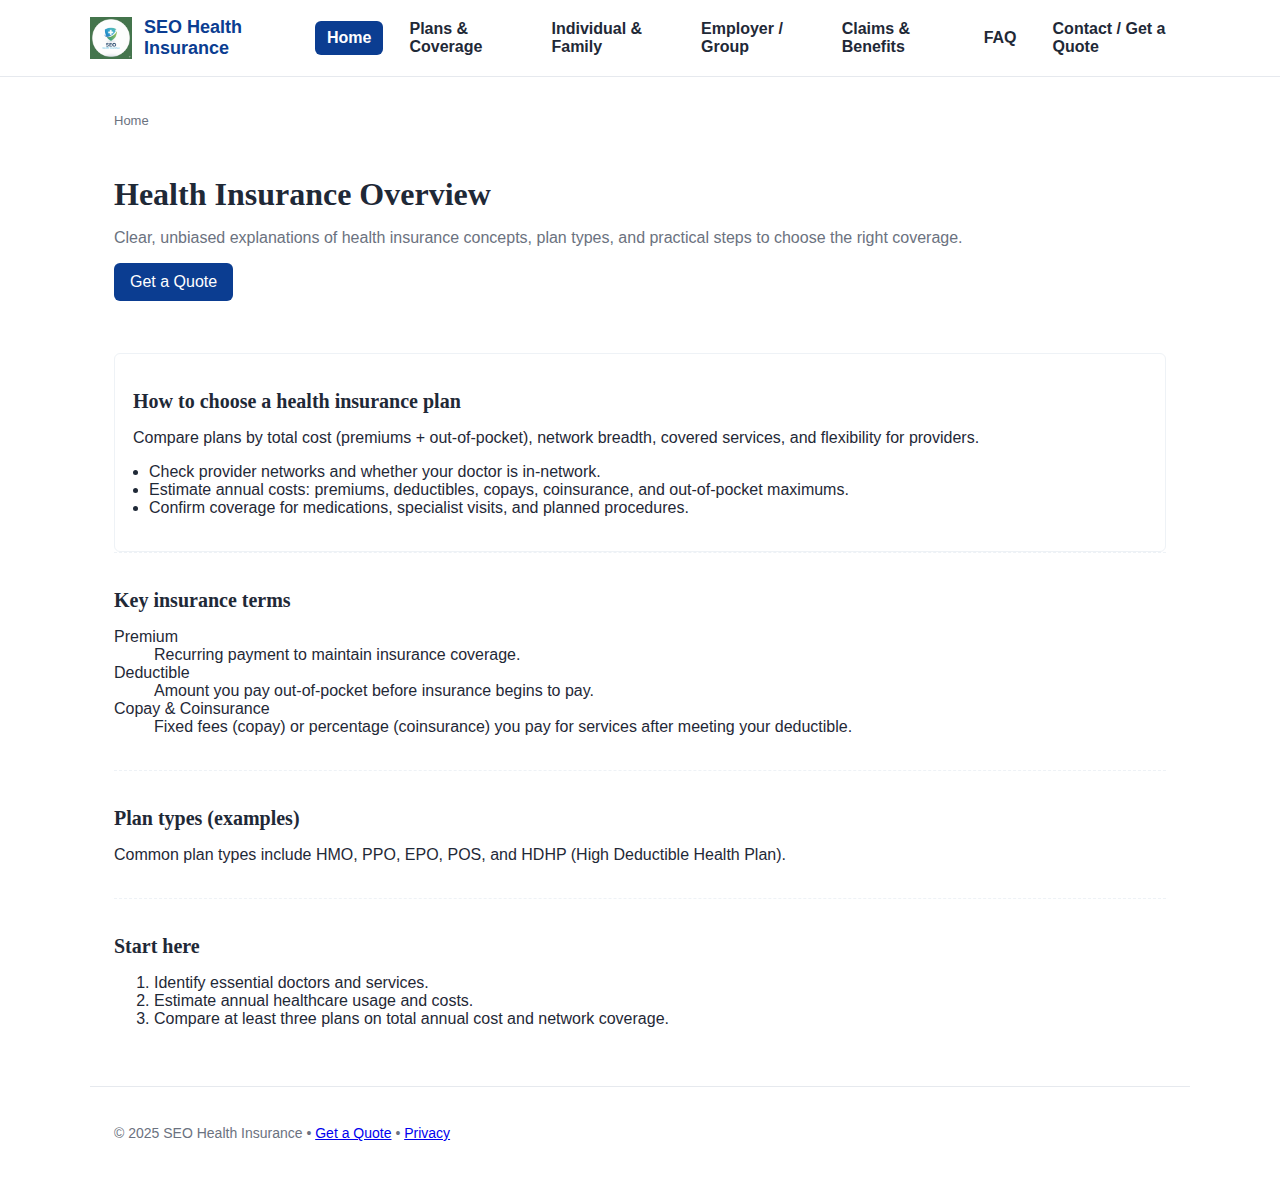
<file: index.html>
<!doctype html>
<html lang="en">
<head>
  <meta charset="utf-8">
  <meta name="viewport" content="width=device-width,initial-scale=1">
  <title>Home – Health Insurance Overview | SEO Health Insurance</title>
  <meta name="description" content="Comprehensive overview of health insurance: how plans work, premiums, deductibles, provider networks, and tips to choose the best plan for you and your family.">
  <meta name="keywords" content="health plans, premiums, deductibles, claims, provider networks, coverage options, enrollment, HMO, PPO, HDHP">
  <link rel="canonical" href="https://shunmuganathan.github.io/my-LearnSeo-Insurancesite/">
  <meta name="robots" content="index, follow">
  <meta property="og:title" content="Home – Health Insurance Overview | SEO Health Insurance">
  <meta property="og:description" content="Understand health insurance basics: plan types, costs, how claims work, and how to choose the right plan for you.">
  <meta property="og:type" content="website">
  <meta property="og:url" content="https://shunmuganathan.github.io/my-LearnSeo-Insurancesite/">
  <meta name="twitter:card" content="summary_large_image">
  <meta name="twitter:title" content="Home – Health Insurance Overview | SEO Health Insurance">
  <meta name="twitter:description" content="Understand health insurance basics: plan types, costs, how claims work, and how to choose the right plan for you.">
  <link rel="stylesheet" href="assets/styles.css">
  <!-- InsuranceAgency schema + site-level JSON-LD -->
  <script type="application/ld+json">
  {
    "@context": "https://schema.org",
    "@type": "InsuranceAgency",
    "name": "SEO Health Insurance",
    "url": "https://shunmuganathan.github.io/my-LearnSeo-Insurancesite/",
    "logo": "https://shunmuganathan.github.io/my-LearnSeo-Insurancesite/assets/logo.png",
    "telephone": "+1-800-555-1234",
    "address": {
      "@type": "PostalAddress",
      "streetAddress": "50 Pondcliffe Dr",
      "addressLocality": "Kitchener",
      "addressRegion": "ON",
      "postalCode": "N2R 0M3",
      "addressCountry": "CANADA"
    },
    "sameAs": [
      "https://www.facebook.com/example-health",
      "https://twitter.com/example-health"
    ]
  }
  </script>
  <!-- BreadcrumbList JSON-LD -->
  <script type="application/ld+json">
  {
    "@context":"https://schema.org",
    "@type":"BreadcrumbList",
    "itemListElement":[
      {"@type":"ListItem","position":1,"name":"Home","item":"https://shunmuganathan.github.io/my-LearnSeo-Insurancesite/"}
    ]
  }
  </script>
  <!-- Clarity tracking code for https://shunmuganathan.github.io/my-LearnSeo-Insurancesite/ -->
  <script>
      (function(c,l,a,r,i,t,y){
        c[a]=c[a]||function(){(c[a].q=c[a].q||[]).push(arguments)};
        t=l.createElement(r);t.async=1;t.src="https://www.clarity.ms/tag/"+i+"?ref=bwt";
        y=l.getElementsByTagName(r)[0];y.parentNode.insertBefore(t,y);
       })(window, document, "clarity", "script", "us9ftdf990");
  </script>
</head>
<body>
  <header class="site-header">
    <div class="container header-inner">
      <a class="brand" href="index.html" aria-label="SEO Health Insurance home">
        <img src="assets/logo.png" alt="SEO Health Insurance logo" width="160" height="40">
        <span class="brand-name">SEO Health Insurance</span>
      </a>
      <nav class="main-nav" aria-label="Main navigation">
        <a href="index.html"  class="cta">Home</a>
        <a href="plans.html">Plans & Coverage</a>
        <a href="individual-family.html">Individual & Family</a>
        <a href="employer-group.html">Employer / Group</a>
        <a href="claims-benefits.html">Claims & Benefits</a>
        <a href="faq.html">FAQ</a>
        <a href="contact-quote.html">Contact / Get a Quote</a>
      </nav>
    </div>
  </header>

  <main class="container">
    <p class="breadcrumb">Home</p>
    <section class="hero">
      <h1>Health Insurance Overview</h1>
      <p class="lead">Clear, unbiased explanations of health insurance concepts, plan types, and practical steps to choose the right coverage.</p>
      <p><a class="cta" href="contact-quote.html">Get a Quote</a></p>
    </section>

    <section class="section card">
      <h2>How to choose a health insurance plan</h2>
      <p>Compare plans by total cost (premiums + out-of-pocket), network breadth, covered services, and flexibility for providers.</p>
      <ul class="bullets">
        <li>Check provider networks and whether your doctor is in-network.</li>
        <li>Estimate annual costs: premiums, deductibles, copays, coinsurance, and out-of-pocket maximums.</li>
        <li>Confirm coverage for medications, specialist visits, and planned procedures.</li>
      </ul>
    </section>

    <section class="section">
      <h2>Key insurance terms</h2>
      <dl>
        <dt>Premium</dt>
        <dd>Recurring payment to maintain insurance coverage.</dd>
        <dt>Deductible</dt>
        <dd>Amount you pay out-of-pocket before insurance begins to pay.</dd>
        <dt>Copay & Coinsurance</dt>
        <dd>Fixed fees (copay) or percentage (coinsurance) you pay for services after meeting your deductible.</dd>
      </dl>
    </section>

    <section class="section">
      <h2>Plan types (examples)</h2>
      <p>Common plan types include HMO, PPO, EPO, POS, and HDHP (High Deductible Health Plan).</p>
    </section>

    <section class="section">
      <h2>Start here</h2>
      <ol>
        <li>Identify essential doctors and services.</li>
        <li>Estimate annual healthcare usage and costs.</li>
        <li>Compare at least three plans on total annual cost and network coverage.</li>
      </ol>
    </section>
  </main>

  <footer class="container">
    <p class="small">© 2025 SEO Health Insurance • <a href="contact-quote.html">Get a Quote</a> • <a href="privacy.html">Privacy</a></p>
  </footer>
</body>
</html>
</file>
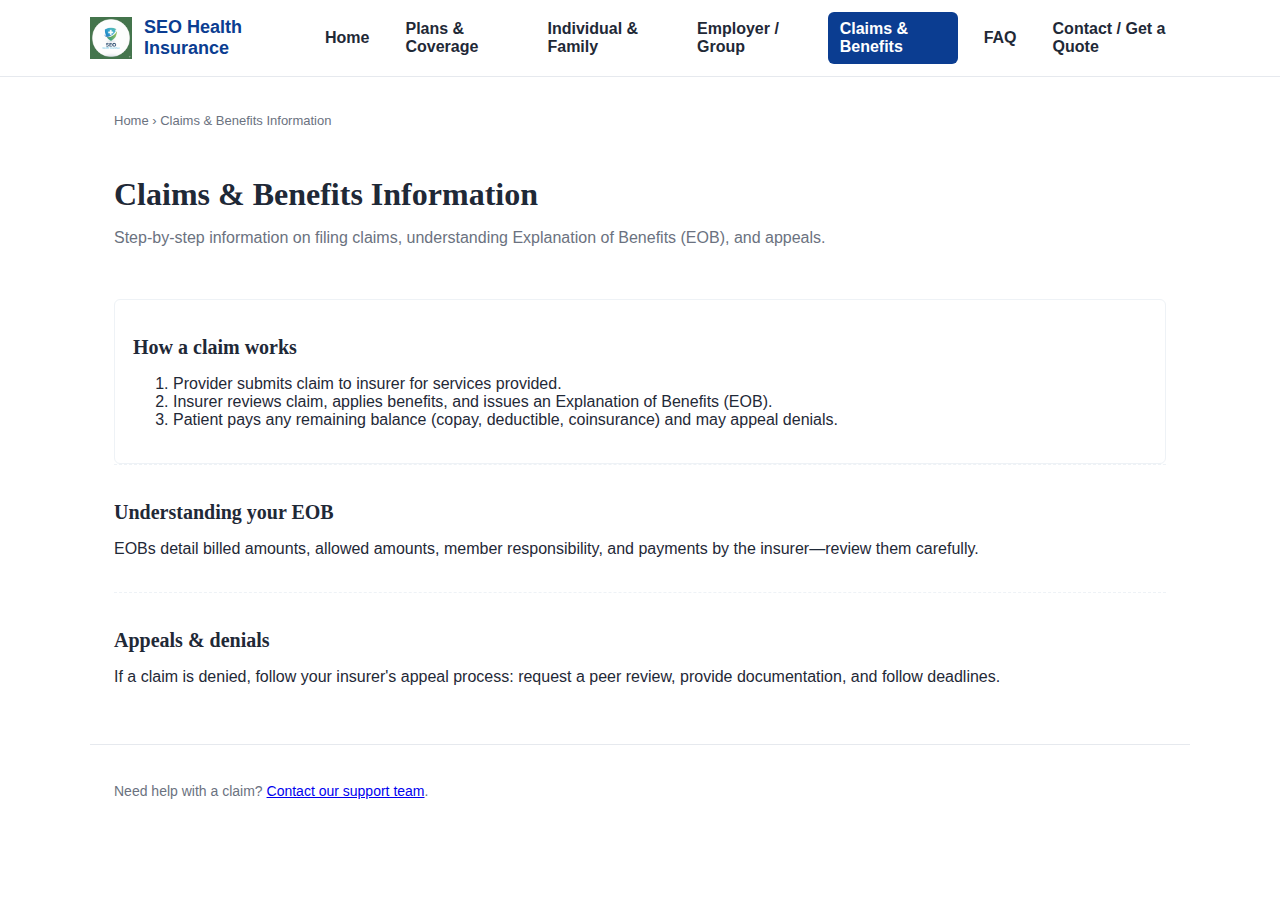
<file: claims-benefits.html>
<!doctype html>
<html lang="en">
<head>
  <meta charset="utf-8">
  <meta name="viewport" content="width=device-width,initial-scale=1">
  <title>Claims & Benefits Information | SEO Health Insurance</title>
  <meta name="description" content="Learn how health insurance claims and benefits work: filing claims, explanation of benefits (EOB), claims timelines, and appeals.">
  <meta name="keywords" content="claims, benefits, EOB, claims process, appeals, provider billing, reimbursement">
  <link rel="canonical" href="https://shunmuganathan.github.io/my-LearnSeo-Insurancesite/claims-benefits.html">
  <meta property="og:title" content="Claims & Benefits Information | SEO Health Insurance">
  <meta property="og:description" content="Step-by-step guidance on submitting claims, understanding EOBs, and handling denials or appeals.">
  <meta property="og:type" content="website">
  <meta property="og:url" content="https://shunmuganathan.github.io/my-LearnSeo-Insurancesite/claims-benefits.html">
  <meta name="robots" content="index, follow">
  <meta name="twitter:card" content="summary_large_image">
  <meta name="twitter:title" content="Claims & Benefits Information | SEO Health Insurance">
  <meta name="twitter:description" content="Step-by-step guidance on submitting claims, understanding EOBs, and handling denials or appeals.">
  <link rel="stylesheet" href="assets/styles.css">
  <script type="application/ld+json">
  {"@context":"https://schema.org","@type":"BreadcrumbList","itemListElement":[{"@type":"ListItem","position":1,"name":"Home","item":"https://shunmuganathan.github.io/my-LearnSeo-Insurancesite/"},{"@type":"ListItem","position":2,"name":"Claims & Benefits","item":"https://shunmuganathan.github.io/my-LearnSeo-Insurancesite/claims-benefits.html"}]}
  </script>
</head>
<body>
  <header class="site-header">
    <div class="container header-inner">
      <a class="brand" href="index.html" aria-label="SEO Health Insurance home">
        <img src="assets/logo.png" alt="SEO Health Insurance logo" width="160" height="40">
        <span class="brand-name">SEO Health Insurance</span>
      </a>
      <nav class="main-nav" aria-label="Main navigation">
        <a href="index.html">Home</a>
        <a href="plans.html">Plans & Coverage</a>
        <a href="individual-family.html">Individual & Family</a>
        <a href="employer-group.html">Employer / Group</a>
        <a href="claims-benefits.html"  class="cta">Claims & Benefits</a>
        <a href="faq.html">FAQ</a>
        <a href="contact-quote.html">Contact / Get a Quote</a>
      </nav>
    </div>
  </header>

  <main class="container">
    <p class="breadcrumb">Home › Claims & Benefits Information</p>
    <section class="hero">
      <h1>Claims & Benefits Information</h1>
      <p class="lead">Step-by-step information on filing claims, understanding Explanation of Benefits (EOB), and appeals.</p>
    </section>

    <section class="section card">
      <h2>How a claim works</h2>
      <ol>
        <li>Provider submits claim to insurer for services provided.</li>
        <li>Insurer reviews claim, applies benefits, and issues an Explanation of Benefits (EOB).</li>
        <li>Patient pays any remaining balance (copay, deductible, coinsurance) and may appeal denials.</li>
      </ol>
    </section>

    <section class="section">
      <h2>Understanding your EOB</h2>
      <p>EOBs detail billed amounts, allowed amounts, member responsibility, and payments by the insurer—review them carefully.</p>
    </section>

    <section class="section">
      <h2>Appeals & denials</h2>
      <p>If a claim is denied, follow your insurer's appeal process: request a peer review, provide documentation, and follow deadlines.</p>
    </section>
  </main>

  <footer class="container small">
    <p>Need help with a claim? <a href="contact-quote.html">Contact our support team</a>.</p>
  </footer>
</body>
</html>
</file>
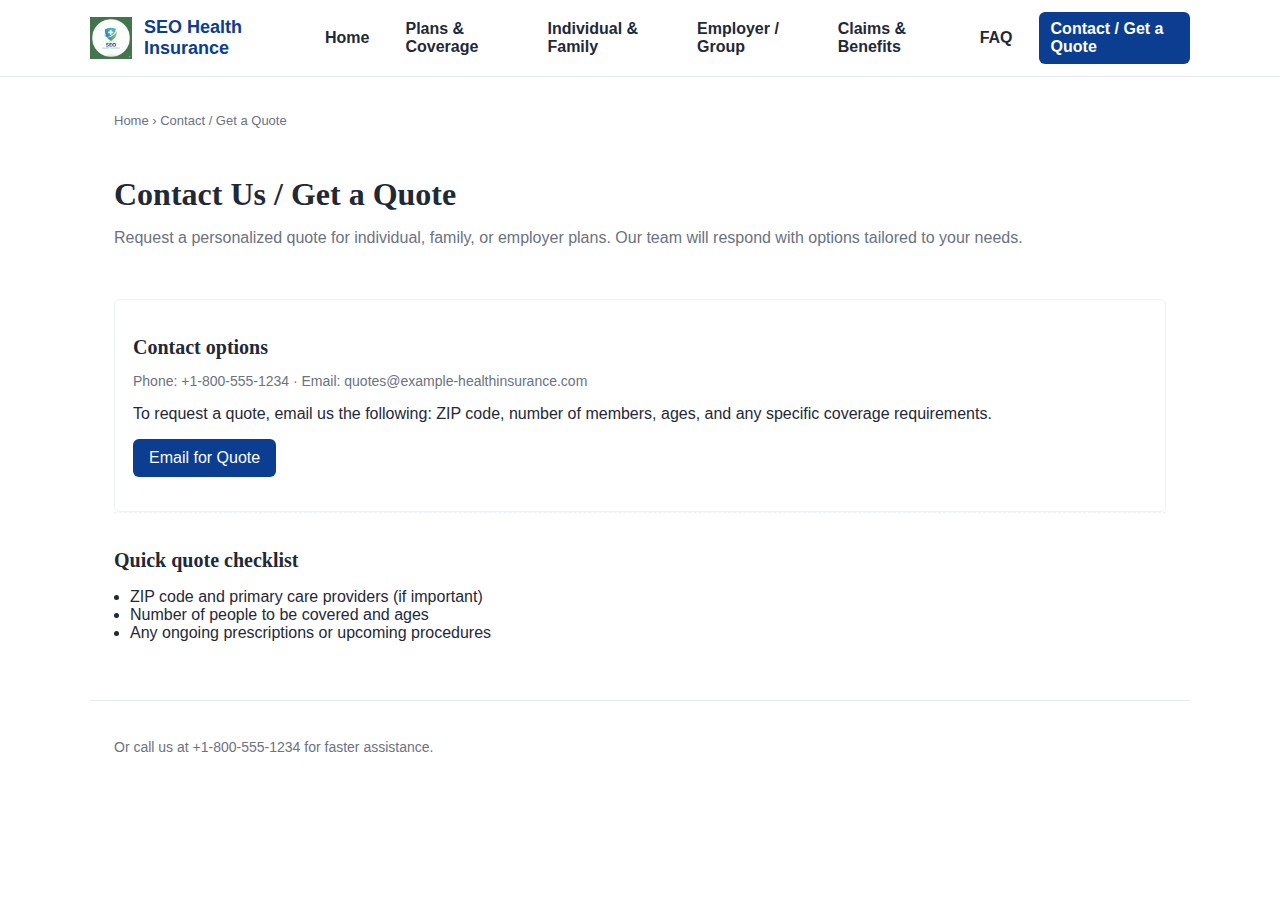
<file: contact-quote.html>
<!doctype html>
<html lang="en">
<head>
  <meta charset="utf-8">
  <meta name="viewport" content="width=device-width,initial-scale=1">
  <title>Contact / Get a Quote | SEO Health Insurance</title>
  <meta name="description" content="Contact our team for a personalized health insurance quote: individual, family, and employer plans.">
  <meta name="keywords" content="contact, get a quote, health insurance quote, enroll, plan support, customer service">
  <link rel="canonical" href="https://shunmuganathan.github.io/my-LearnSeo-Insurancesite/contact-quote.html">
  <meta property="og:title" content="Contact / Get a Quote | SEO Health Insurance">
  <meta property="og:description" content="Request a quote or contact our support team for help selecting a health insurance plan.">
  <meta property="og:type" content="website">
  <meta property="og:url" content="https://shunmuganathan.github.io/my-LearnSeo-Insurancesite/contact-quote.html">
  <meta name="robots" content="index, follow">
  <meta name="twitter:card" content="summary_large_image">
  <meta name="twitter:title" content="Contact / Get a Quote | SEO Health Insurance">
  <meta name="twitter:description" content="Request a quote or contact our support team for help selecting a health insurance plan.">
  <link rel="stylesheet" href="assets/styles.css">
  <script type="application/ld+json">
  {"@context":"https://schema.org","@type":"BreadcrumbList","itemListElement":[{"@type":"ListItem","position":1,"name":"Home","item":"https://shunmuganathan.github.io/my-LearnSeo-Insurancesite/"},{"@type":"ListItem","position":2,"name":"Contact / Get a Quote","item":"https://shunmuganathan.github.io/my-LearnSeo-Insurancesite/contact-quote.html"}]}
  </script>
</head>
<body>
  <header class="site-header">
    <div class="container header-inner">
      <a class="brand" href="index.html" aria-label="SEO Health Insurance home">
        <img src="assets/logo.png" alt="SEO Health Insurance logo" width="160" height="40">
        <span class="brand-name">SEO Health Insurance</span>
      </a>
      <nav class="main-nav" aria-label="Main navigation">
        <a href="index.html">Home</a>
        <a href="plans.html">Plans & Coverage</a>
        <a href="individual-family.html">Individual & Family</a>
        <a href="employer-group.html">Employer / Group</a>
        <a href="claims-benefits.html">Claims & Benefits</a>
        <a href="faq.html">FAQ</a>
        <a href="contact-quote.html" class="cta">Contact / Get a Quote</a>
      </nav>
    </div>
  </header>

  <main class="container">
    <p class="breadcrumb">Home › Contact / Get a Quote</p>
    <section class="hero">
      <h1>Contact Us / Get a Quote</h1>
      <p class="lead">Request a personalized quote for individual, family, or employer plans. Our team will respond with options tailored to your needs.</p>
    </section>

    <section class="section card">
      <h2>Contact options</h2>
      <p class="small">Phone: +1-800-555-1234 &middot; Email: quotes@example-healthinsurance.com</p>
      <p>To request a quote, email us the following: ZIP code, number of members, ages, and any specific coverage requirements.</p>
      <p><a class="cta" href="mailto:quotes@example-healthinsurance.com">Email for Quote</a></p>
    </section>

    <section class="section">
      <h2>Quick quote checklist</h2>
      <ul class="bullets">
        <li>ZIP code and primary care providers (if important)</li>
        <li>Number of people to be covered and ages</li>
        <li>Any ongoing prescriptions or upcoming procedures</li>
      </ul>
    </section>
  </main>

  <footer class="container small">
    <p>Or call us at +1-800-555-1234 for faster assistance.</p>
  </footer>
</body>
</html>
</file>
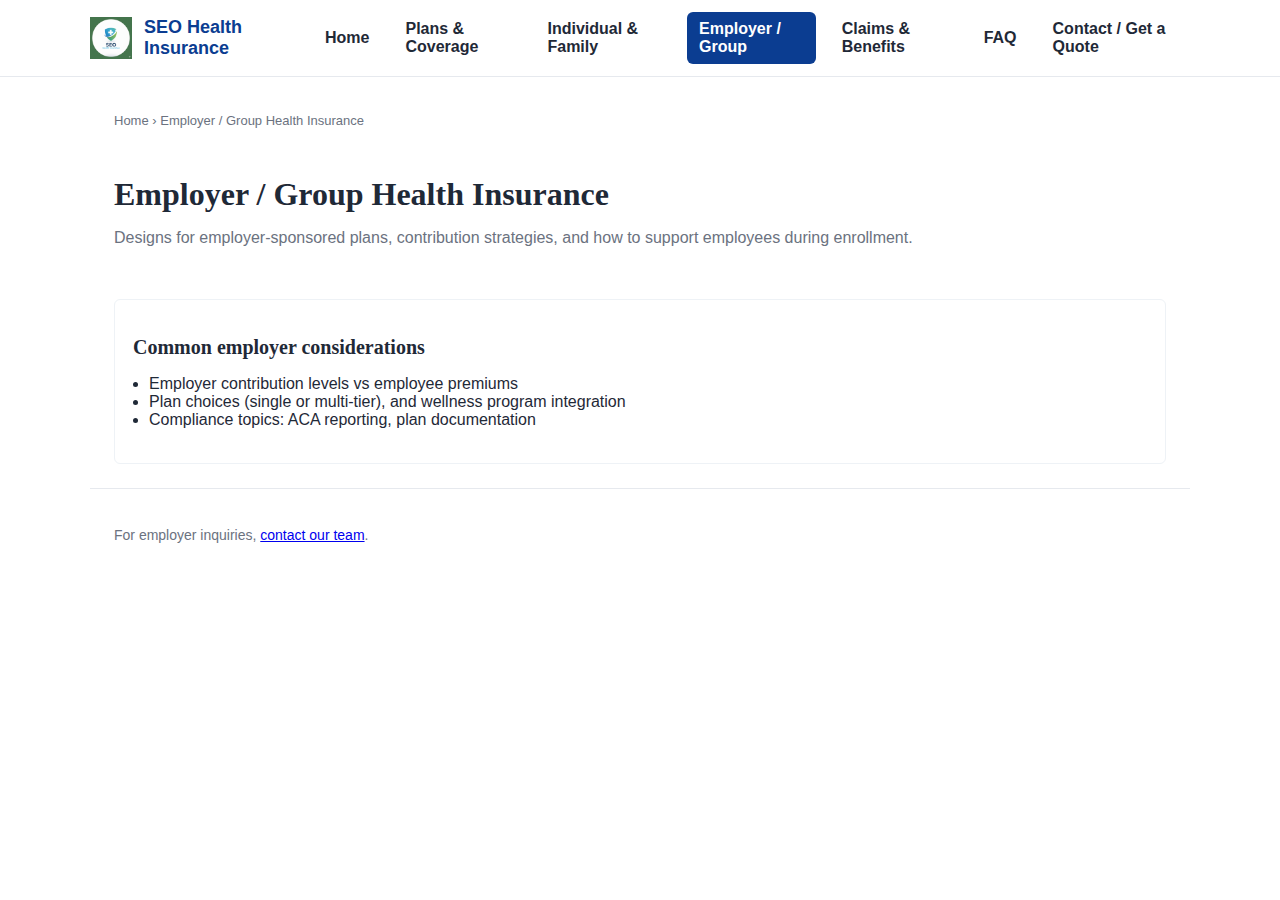
<file: employer-group.html>
<!doctype html>
<html lang="en">
<head>
  <meta charset="utf-8">
  <meta name="viewport" content="width=device-width,initial-scale=1">
  <title>Employer / Group Health Insurance | SEO Health Insurance</title>
  <meta name="description" content="Employer and group health insurance solutions: plan designs, employer contributions, enrollment support, and compliance basics.">
  <meta name="keywords" content="employer insurance, group health, employer-sponsored plans, enrollment, premiums, benefits">
  <link rel="canonical" href="https://shunmuganathan.github.io/my-LearnSeo-Insurancesite/employer-group.html">
  <meta property="og:title" content="Employer / Group Health Insurance | SEO Health Insurance">
  <meta property="og:description" content="Guidance for employers: plan designs, employer contributions, and enrollment strategies for group plans.">
  <meta property="og:type" content="website">
  <meta property="og:url" content="https://shunmuganathan.github.io/my-LearnSeo-Insurancesite/employer-group.html">
  <meta name="robots" content="index, follow">
  <meta name="twitter:card" content="summary_large_image">
  <meta name="twitter:title" content="Employer / Group Health Insurance | SEO Health Insurance">
  <meta name="twitter:description" content="Guidance for employers: plan designs, employer contributions, and enrollment strategies for group plans.">
  <link rel="stylesheet" href="assets/styles.css">
  <script type="application/ld+json">
  {"@context":"https://schema.org","@type":"BreadcrumbList","itemListElement":[{"@type":"ListItem","position":1,"name":"Home","item":"https://shunmuganathan.github.io/my-LearnSeo-Insurancesite/"},{"@type":"ListItem","position":2,"name":"Employer / Group Health Insurance","item":"https://shunmuganathan.github.io/my-LearnSeo-Insurancesite/employer-group.html"}]}
  </script>
</head>
<body>
  <header class="site-header">
    <div class="container header-inner">
      <a class="brand" href="index.html" aria-label="SEO Health Insurance home">
        <img src="assets/logo.png" alt="SEO Health Insurance logo" width="160" height="40">
        <span class="brand-name">SEO Health Insurance</span>
      </a>
      <nav class="main-nav" aria-label="Main navigation">
        <a href="index.html">Home</a>
        <a href="plans.html">Plans & Coverage</a>
        <a href="individual-family.html">Individual & Family</a>
        <a href="employer-group.html"  class="cta">Employer / Group</a>
        <a href="claims-benefits.html">Claims & Benefits</a>
        <a href="faq.html">FAQ</a>
        <a href="contact-quote.html">Contact / Get a Quote</a>
      </nav>
    </div>
  </header>

  <main class="container">
    <p class="breadcrumb">Home › Employer / Group Health Insurance</p>
    <section class="hero">
      <h1>Employer / Group Health Insurance</h1>
      <p class="lead">Designs for employer-sponsored plans, contribution strategies, and how to support employees during enrollment.</p>
    </section>

    <section class="section card">
      <h2>Common employer considerations</h2>
      <ul class="bullets">
        <li>Employer contribution levels vs employee premiums</li>
        <li>Plan choices (single or multi-tier), and wellness program integration</li>
        <li>Compliance topics: ACA reporting, plan documentation</li>
      </ul>
    </section>
  </main>

  <footer class="container small">
    <p>For employer inquiries, <a href="contact-quote.html">contact our team</a>.</p>
  </footer>
</body>
</html>
</file>
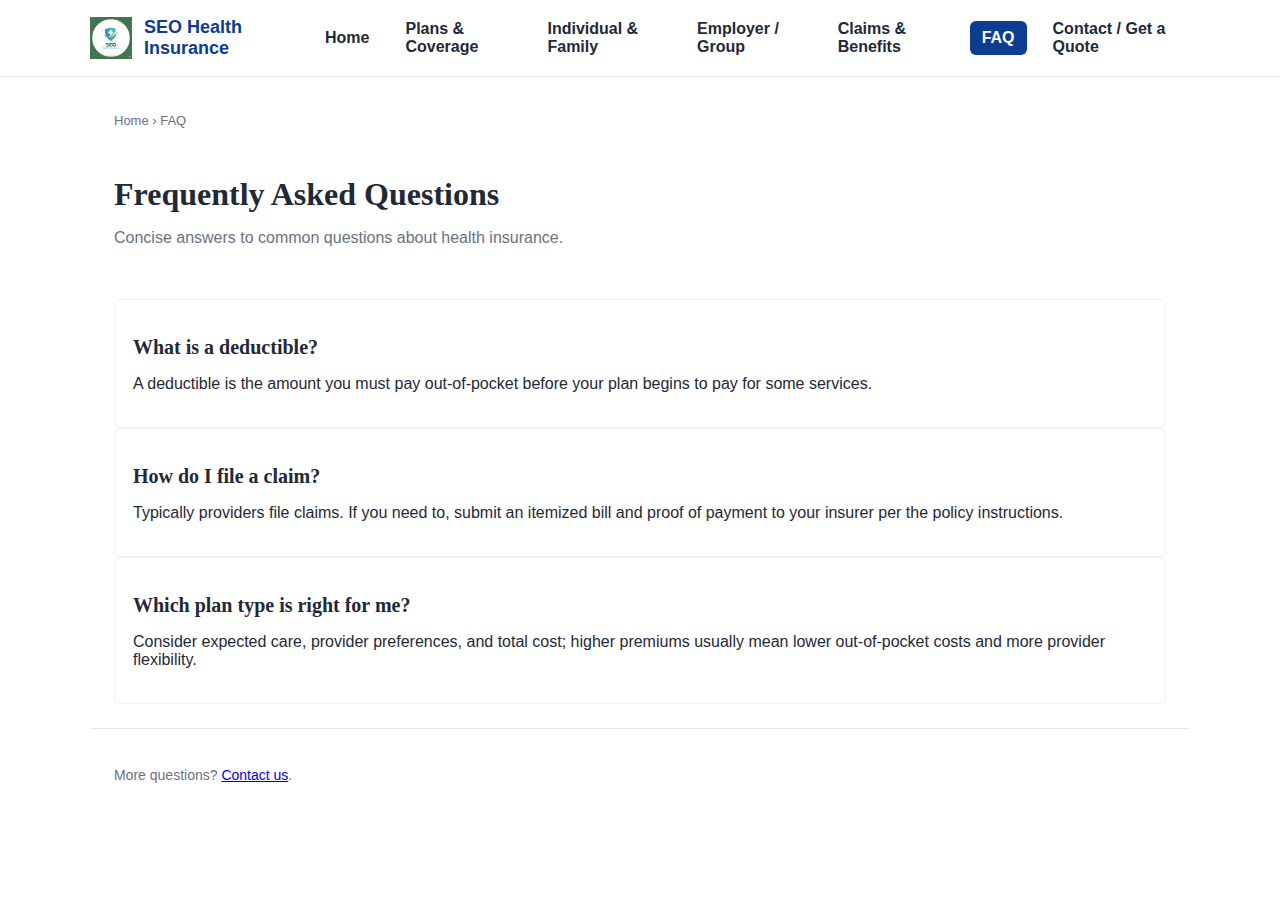
<file: faq.html>
<!doctype html>
<html lang="en">
<head>
  <meta charset="utf-8">
  <meta name="viewport" content="width=device-width,initial-scale=1">
  <title>FAQ – Health Insurance Questions | SEO Health Insurance</title>
  <meta name="description" content="Common health insurance questions answered: enrollment, deductibles, claims, provider networks, and plan comparisons.">
  <meta name="keywords" content="FAQ, health insurance questions, enrollment, deductibles, claims, provider networks, coverage options">
  <link rel="canonical" href="https://shunmuganathan.github.io/my-LearnSeo-Insurancesite/faq.html">
  <meta property="og:title" content="FAQ – Health Insurance Questions | SEO Health Insurance">
  <meta property="og:description" content="Answers to frequently asked questions about health insurance basics and policy management.">
  <meta property="og:type" content="website">
  <meta property="og:url" content="https://shunmuganathan.github.io/my-LearnSeo-Insurancesite/faq.html">
  <meta name="robots" content="index, follow">
  <meta name="twitter:card" content="summary_large_image">
  <meta name="twitter:title" content="FAQ – Health Insurance Questions | SEO Health Insurance">
  <meta name="twitter:description" content="Answers to frequently asked questions about health insurance basics and policy management.">
  <link rel="stylesheet" href="assets/styles.css">

  <!-- Breadcrumb JSON-LD -->
  <script type="application/ld+json">
  {"@context":"https://schema.org","@type":"BreadcrumbList","itemListElement":[{"@type":"ListItem","position":1,"name":"Home","item":"https://shunmuganathan.github.io/my-LearnSeo-Insurancesite/"},{"@type":"ListItem","position":2,"name":"FAQ","item":"https://shunmuganathan.github.io/my-LearnSeo-Insurancesite/faq.html"}]}
  </script>

  <!-- FAQPage JSON-LD -->
  <script type="application/ld+json">
  {
    "@context": "https://schema.org",
    "@type": "FAQPage",
    "mainEntity": [
      {
        "@type": "Question",
        "name": "What is a deductible?",
        "acceptedAnswer": {"@type":"Answer","text":"A deductible is the amount a member pays out-of-pocket before insurance starts paying. Some services may be covered before the deductible depending on the plan."}
      },
      {
        "@type": "Question",
        "name": "How do I file a claim?",
        "acceptedAnswer": {"@type":"Answer","text":"Usually the provider files the claim on your behalf. If you need to file, submit itemized bills and supporting documents to your insurer as specified on your policy."}
      },
      {
        "@type": "Question",
        "name": "What is the difference between HMO and PPO?",
        "acceptedAnswer": {"@type":"Answer","text":"HMOs typically require in-network providers and referrals, while PPOs offer more flexibility to see out-of-network providers at higher cost."}
      }
    ]
  }
  </script>
</head>
<body>
  <header class="site-header">
    <div class="container header-inner">
      <a class="brand" href="index.html" aria-label="SEO Health Insurance home">
        <img src="assets/logo.png" alt="SEO Health Insurance logo" width="160" height="40">
        <span class="brand-name">SEO Health Insurance</span>
      </a>
      <nav class="main-nav" aria-label="Main navigation">
        <a href="index.html">Home</a>
        <a href="plans.html">Plans & Coverage</a>
        <a href="individual-family.html">Individual & Family</a>
        <a href="employer-group.html">Employer / Group</a>
        <a href="claims-benefits.html">Claims & Benefits</a>
        <a href="faq.html"  class="cta">FAQ</a>
        <a href="contact-quote.html">Contact / Get a Quote</a>
      </nav>
    </div>
  </header>

  <main class="container">
    <p class="breadcrumb">Home › FAQ</p>
    <section class="hero">
      <h1>Frequently Asked Questions</h1>
      <p class="lead">Concise answers to common questions about health insurance.</p>
    </section>

    <section class="section card">
      <h2>What is a deductible?</h2>
      <p>A deductible is the amount you must pay out-of-pocket before your plan begins to pay for some services.</p>
    </section>

    <section class="section card">
      <h2>How do I file a claim?</h2>
      <p>Typically providers file claims. If you need to, submit an itemized bill and proof of payment to your insurer per the policy instructions.</p>
    </section>

    <section class="section card">
      <h2>Which plan type is right for me?</h2>
      <p>Consider expected care, provider preferences, and total cost; higher premiums usually mean lower out-of-pocket costs and more provider flexibility.</p>
    </section>
  </main>

  <footer class="container small">
    <p>More questions? <a href="contact-quote.html">Contact us</a>.</p>
  </footer>
</body>
</html>
</file>
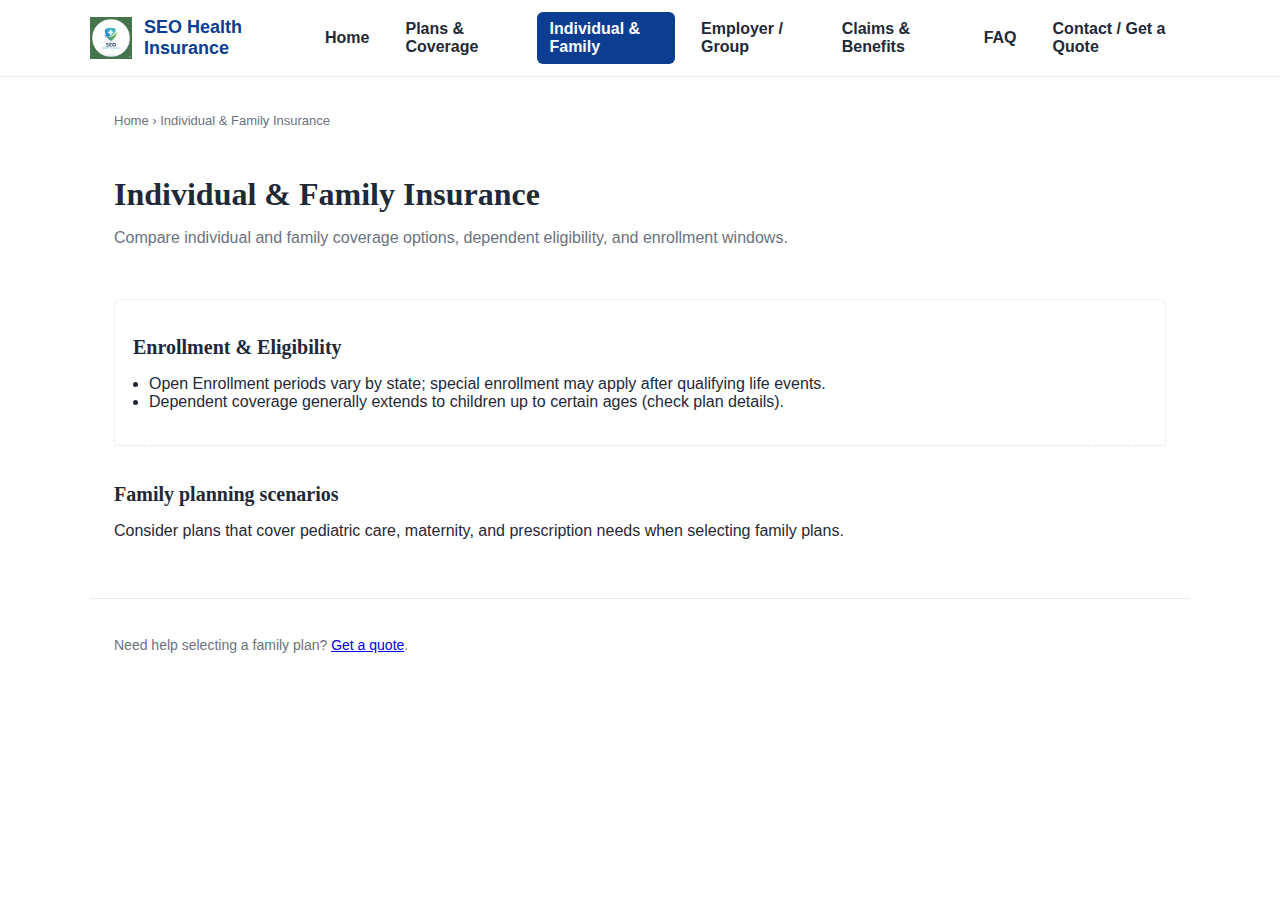
<file: individual-family.html>
<!doctype html>
<html lang="en">
<head>
  <meta charset="utf-8">
  <meta name="viewport" content="width=device-width,initial-scale=1">
  <title>Individual & Family Insurance | SEO Health Insurance</title>
  <meta name="description" content="Options for individuals and families: compare family plans, dependent coverage, subsidies, and enrollment periods.">
  <meta name="keywords" content="individual insurance, family insurance, enrollment, dependents, premiums, coverage options, subsidies">
  <link rel="canonical" href="https://shunmuganathan.github.io/my-LearnSeo-Insurancesite/individual-family.html">
  <meta property="og:title" content="Individual & Family Insurance | SEO Health Insurance">
  <meta property="og:description" content="Find the right coverage for individuals and families, including tips for enrolling and comparing family plans.">
  <meta property="og:type" content="website">
  <meta property="og:url" content="https://shunmuganathan.github.io/my-LearnSeo-Insurancesite/individual-family.html">
  <meta name="robots" content="index, follow">
  <meta name="twitter:card" content="summary_large_image">
  <meta name="twitter:title" content="Individual & Family Insurance | SEO Health Insurance">
  <meta name="twitter:description" content="Find the right coverage for individuals and families, including tips for enrolling and comparing family plans.">
  <link rel="stylesheet" href="assets/styles.css">
  <script type="application/ld+json">
  {"@context":"https://schema.org","@type":"BreadcrumbList","itemListElement":[{"@type":"ListItem","position":1,"name":"Home","item":"https://shunmuganathan.github.io/my-LearnSeo-Insurancesite/"},{"@type":"ListItem","position":2,"name":"Individual & Family Insurance","item":"https://shunmuganathan.github.io/my-LearnSeo-Insurancesite/individual-family.html"}]}
  </script>
</head>
<body>
  <header class="site-header">
    <div class="container header-inner">
      <a class="brand" href="index.html" aria-label="SEO Health Insurance home">
        <img src="assets/logo.png" alt="SEO Health Insurance logo" width="160" height="40">
        <span class="brand-name">SEO Health Insurance</span>
      </a>
      <nav class="main-nav" aria-label="Main navigation">
        <a href="index.html">Home</a>
        <a href="plans.html">Plans & Coverage</a>
        <a href="individual-family.html" class="cta">Individual & Family</a>
        <a href="employer-group.html">Employer / Group</a>
        <a href="claims-benefits.html">Claims & Benefits</a>
        <a href="faq.html">FAQ</a>
        <a href="contact-quote.html">Contact / Get a Quote</a>
      </nav>
    </div>
  </header>

  <main class="container">
    <p class="breadcrumb">Home › Individual & Family Insurance</p>
    <section class="hero">
      <h1>Individual & Family Insurance</h1>
      <p class="lead">Compare individual and family coverage options, dependent eligibility, and enrollment windows.</p>
    </section>

    <section class="section card">
      <h2>Enrollment & Eligibility</h2>
      <ul class="bullets">
        <li>Open Enrollment periods vary by state; special enrollment may apply after qualifying life events.</li>
        <li>Dependent coverage generally extends to children up to certain ages (check plan details).</li>
      </ul>
    </section>

    <section class="section">
      <h2>Family planning scenarios</h2>
      <p>Consider plans that cover pediatric care, maternity, and prescription needs when selecting family plans.</p>
    </section>
  </main>

  <footer class="container small">
    <p>Need help selecting a family plan? <a href="contact-quote.html">Get a quote</a>.</p>
  </footer>
</body>
</html>
</file>
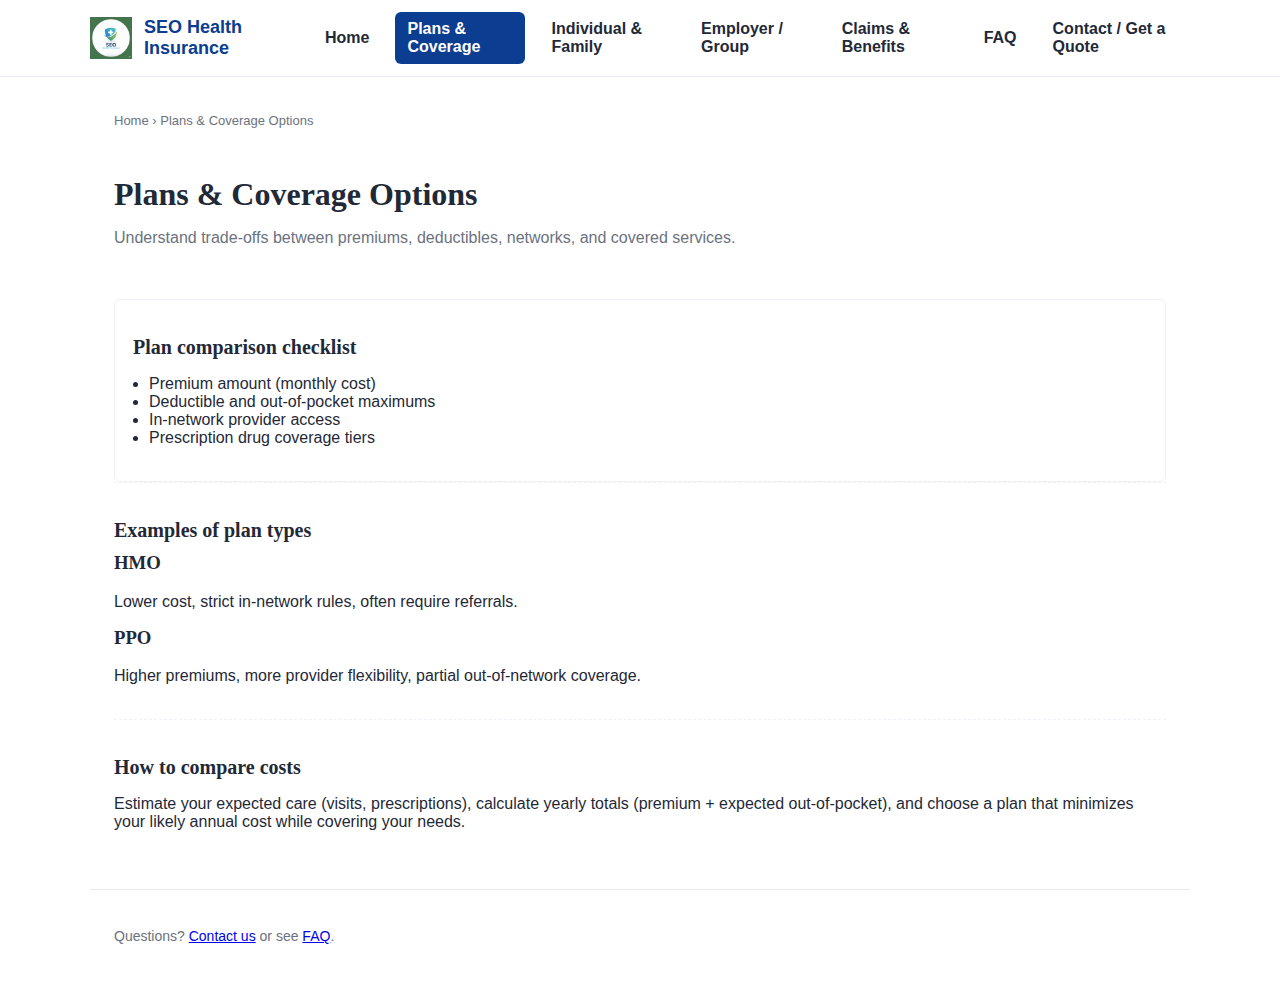
<file: plans.html>
<!doctype html>
<html lang="en">
<head>
  <meta charset="utf-8">
  <meta name="viewport" content="width=device-width,initial-scale=1">
  <title>Plans & Coverage Options | SEO Health Insurance</title>
  <meta name="description" content="Explore plan options including HMO, PPO, EPO, POS, and HDHP. Compare premiums, deductibles, provider networks, and coverage levels.">
  <meta name="keywords" content="health plans, coverage options, premiums, deductibles, HMO, PPO, EPO, POS, HDHP, provider networks">
  <link rel="canonical" href="https://shunmuganathan.github.io/my-LearnSeo-Insurancesite/plans.html">
  <meta property="og:title" content="Plans & Coverage Options | SEO Health Insurance">
  <meta property="og:description" content="Compare common plan types and learn how to evaluate coverage options for your needs.">
  <meta property="og:type" content="website">
  <meta property="og:url" content="https://shunmuganathan.github.io/my-LearnSeo-Insurancesite/plans.html">
  <meta name="robots" content="index, follow">
  <meta name="twitter:card" content="summary_large_image">
  <meta name="twitter:title" content="Plans & Coverage Options | SEO Health Insurance">
  <meta name="twitter:description" content="Compare common plan types and learn how to evaluate coverage options for your needs.">
  <link rel="stylesheet" href="assets/styles.css">

  <!-- Breadcrumb JSON-LD -->
  <script type="application/ld+json">
  {"@context":"https://schema.org","@type":"BreadcrumbList","itemListElement":[{"@type":"ListItem","position":1,"name":"Home","item":"https://shunmuganathan.github.io/my-LearnSeo-Insurancesite/"},{"@type":"ListItem","position":2,"name":"Plans & Coverage Options","item":"https://shunmuganathan.github.io/my-LearnSeo-Insurancesite/plans.html"}]}
  </script>

  <!-- Sample Product structured data for plan offerings -->
  <script type="application/ld+json">
  {"@context":"https://schema.org","@type":"ItemList","itemListElement":[
    {"@type":"ListItem","position":1,"item":{"@type":"Product","name":"Basic HMO Plan","description":"Lower premiums with in-network coverage and primary care referrals required.","brand":"SEO Health Insurance","offers":{"@type":"Offer","priceCurrency":"USD","price":"199.00"}}},
    {"@type":"ListItem","position":2,"item":{"@type":"Product","name":"Standard PPO Plan","description":"More flexibility to see out-of-network providers with higher premium.","brand":"SEO Health Insurance","offers":{"@type":"Offer","priceCurrency":"USD","price":"299.00"}}}
  ]}
  </script>
</head>
<body>
  <header class="site-header">
    <div class="container header-inner">
      <a class="brand" href="index.html" aria-label="SEO Health Insurance home">
        <img src="assets/logo.png" alt="SEO Health Insurance logo" width="160" height="40">
        <span class="brand-name">SEO Health Insurance</span>
      </a>
      <nav class="main-nav" aria-label="Main navigation">
        <a href="index.html">Home</a>
        <a href="plans.html"  class="cta">Plans & Coverage</a>
        <a href="individual-family.html">Individual & Family</a>
        <a href="employer-group.html">Employer / Group</a>
        <a href="claims-benefits.html">Claims & Benefits</a>
        <a href="faq.html">FAQ</a>
        <a href="contact-quote.html">Contact / Get a Quote</a>
      </nav>
    </div>
  </header>

  <main class="container">
    <p class="breadcrumb">Home › Plans & Coverage Options</p>
    <section class="hero">
      <h1>Plans & Coverage Options</h1>
      <p class="lead">Understand trade-offs between premiums, deductibles, networks, and covered services.</p>
    </section>

    <section class="section card">
      <h2>Plan comparison checklist</h2>
      <ul class="bullets">
        <li>Premium amount (monthly cost)</li>
        <li>Deductible and out-of-pocket maximums</li>
        <li>In-network provider access</li>
        <li>Prescription drug coverage tiers</li>
      </ul>
    </section>

    <section class="section">
      <h2>Examples of plan types</h2>
      <h3>HMO</h3>
      <p>Lower cost, strict in-network rules, often require referrals.</p>
      <h3>PPO</h3>
      <p>Higher premiums, more provider flexibility, partial out-of-network coverage.</p>
    </section>

    <section class="section">
      <h2>How to compare costs</h2>
      <p>Estimate your expected care (visits, prescriptions), calculate yearly totals (premium + expected out-of-pocket), and choose a plan that minimizes your likely annual cost while covering your needs.</p>
    </section>
  </main>

  <footer class="container small">
    <p>Questions? <a href="contact-quote.html">Contact us</a> or see <a href="faq.html">FAQ</a>.</p>
  </footer>
</body>
</html>
</file>
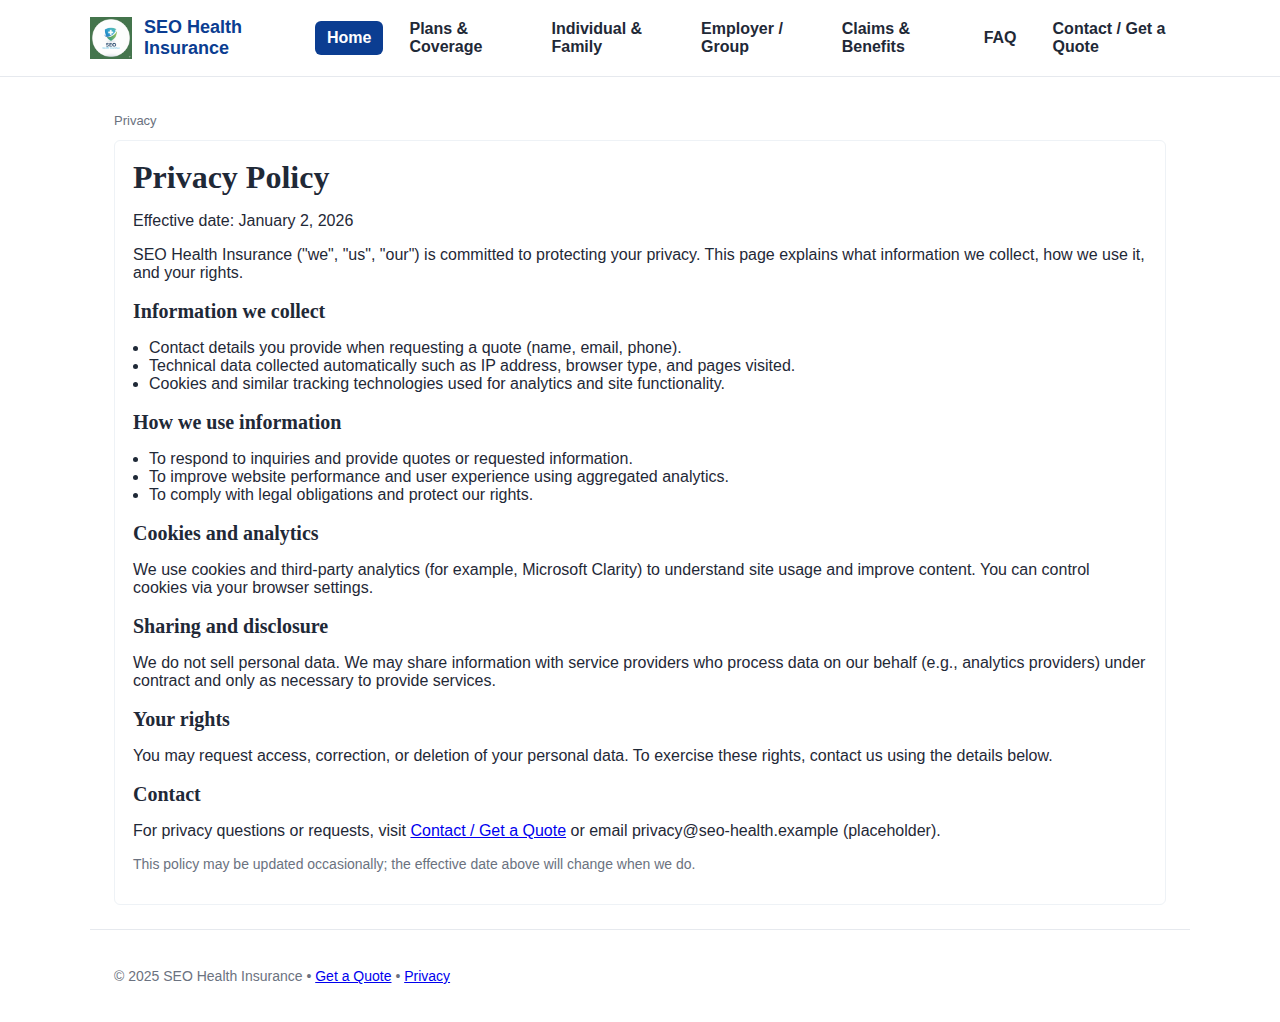
<file: privacy.html>
<!doctype html>
<html lang="en">
<head>
  <meta charset="utf-8">
  <meta name="viewport" content="width=device-width,initial-scale=1">
  <title>Privacy – SEO Health Insurance</title>
  <meta name="description" content="Privacy policy for SEO Health Insurance: what data we collect, how we use it, and your rights.">
  <link rel="canonical" href="https://shunmuganathan.github.io/my-LearnSeo-Insurancesite/privacy.html">
  <meta property="og:title" content="Privacy – SEO Health Insurance">
  <meta property="og:description" content="Privacy policy for SEO Health Insurance: what data we collect, how we use it, and your rights.">
  <meta name="robots" content="index, follow">
  <meta name="twitter:card" content="summary_large_image">
  <meta name="twitter:title" content="Privacy – SEO Health Insurance">
  <meta name="twitter:description" content="Privacy policy for SEO Health Insurance: what data we collect, how we use it, and your rights.">
  <link rel="stylesheet" href="assets/styles.css">
</head>
<body>
  <header class="site-header">
    <div class="container header-inner">
      <a class="brand" href="index.html" aria-label="SEO Health Insurance home">
        <img src="assets/logo.png" alt="SEO Health Insurance logo" width="160" height="40">
        <span class="brand-name">SEO Health Insurance</span>
      </a>
      <nav class="main-nav" aria-label="Main navigation">
        <a href="index.html"  class="cta">Home</a>
        <a href="plans.html">Plans & Coverage</a>
        <a href="individual-family.html">Individual & Family</a>
        <a href="employer-group.html">Employer / Group</a>
        <a href="claims-benefits.html">Claims & Benefits</a>
        <a href="faq.html">FAQ</a>
        <a href="contact-quote.html">Contact / Get a Quote</a>
      </nav>
    </div>
  </header>

  <main class="container">
    <p class="breadcrumb">Privacy</p>
    <section class="section card">
      <h1>Privacy Policy</h1>
      <p>Effective date: January 2, 2026</p>
      <p>SEO Health Insurance ("we", "us", "our") is committed to protecting your privacy. This page explains what information we collect, how we use it, and your rights.</p>

      <h2>Information we collect</h2>
      <ul class="bullets">
        <li>Contact details you provide when requesting a quote (name, email, phone).</li>
        <li>Technical data collected automatically such as IP address, browser type, and pages visited.</li>
        <li>Cookies and similar tracking technologies used for analytics and site functionality.</li>
      </ul>

      <h2>How we use information</h2>
      <ul class="bullets">
        <li>To respond to inquiries and provide quotes or requested information.</li>
        <li>To improve website performance and user experience using aggregated analytics.</li>
        <li>To comply with legal obligations and protect our rights.</li>
      </ul>

      <h2>Cookies and analytics</h2>
      <p>We use cookies and third-party analytics (for example, Microsoft Clarity) to understand site usage and improve content. You can control cookies via your browser settings.</p>

      <h2>Sharing and disclosure</h2>
      <p>We do not sell personal data. We may share information with service providers who process data on our behalf (e.g., analytics providers) under contract and only as necessary to provide services.</p>

      <h2>Your rights</h2>
      <p>You may request access, correction, or deletion of your personal data. To exercise these rights, contact us using the details below.</p>

      <h2>Contact</h2>
      <p>For privacy questions or requests, visit <a href="contact-quote.html">Contact / Get a Quote</a> or email privacy@seo-health.example (placeholder).</p>

      <p class="small">This policy may be updated occasionally; the effective date above will change when we do.</p>
    </section>
  </main>

  <footer class="container">
    <p class="small">© 2025 SEO Health Insurance • <a href="contact-quote.html">Get a Quote</a> • <a href="privacy.html">Privacy</a></p>
  </footer>
</body>
</html>
</file>
<file: assets/styles.css>
/* Formal responsive CSS for the sample health insurance site */
:root{
  --brand:#0b3d91;
  --accent:#0b3d91;
  --muted:#6b7280;
  --bg:#ffffff;
  --text:#1f2937;
  --max-width:1100px;
}
*{box-sizing:border-box}
html,body{height:100%;margin:0;background:var(--bg);color:var(--text);font-family:"Segoe UI",Roboto,"Helvetica Neue",Arial,sans-serif}
.container{max-width:var(--max-width);margin:0 auto;padding:24px}
.site-header{border-bottom:1px solid #e6e9ee;background:#fff}
.header-inner{display:flex;align-items:center;justify-content:space-between;gap:20px;padding:12px 0}
.brand{display:flex;align-items:center;color:var(--brand);text-decoration:none}
.brand img{height:42px;width:auto;display:block}
.brand-name{margin-left:12px;font-weight:700;font-size:18px;color:var(--brand)}
.main-nav{display:flex;gap:16px;align-items:center}
.main-nav a{color:var(--text);text-decoration:none;padding:8px 10px;border-radius:6px;font-weight:600}
.main-nav a:hover{background:#f3f6fb;color:var(--brand)}
.main-nav a.cta{background:var(--brand);color:#fff;padding:8px 12px}
.hero{padding:36px 0}
h1,h2,h3{font-family:Georgia,Times,serif;color:var(--text);margin-top:0}
h1{margin:0 0 14px;font-size:32px}
h2{margin:18px 0 10px;font-size:20px}
.lead{color:var(--muted);font-size:16px;margin-bottom:16px}
.section{padding:18px 0;border-top:1px dashed #eef2f6}
ul.bullets{padding-left:1rem}
.breadcrumb{font-size:13px;color:var(--muted);margin:12px 0}
footer{border-top:1px solid #e6e9ee;padding:18px 0;color:var(--muted);font-size:14px}
.card{background:#fff;border:1px solid #eef2f6;padding:18px;border-radius:6px}
.cta{display:inline-block;background:var(--brand);color:#fff;padding:10px 16px;border-radius:6px;text-decoration:none}
@media (max-width:700px){
  h1{font-size:22px}
  .header-inner{flex-direction:column;align-items:flex-start}
  .main-nav{flex-wrap:wrap;margin-top:8px}
}
/* small utility */
.small{font-size:14px;color:var(--muted)}
.code{background:#f8f9fb;padding:6px;border-radius:4px;font-family:monospace;font-size:13px}
</file>
